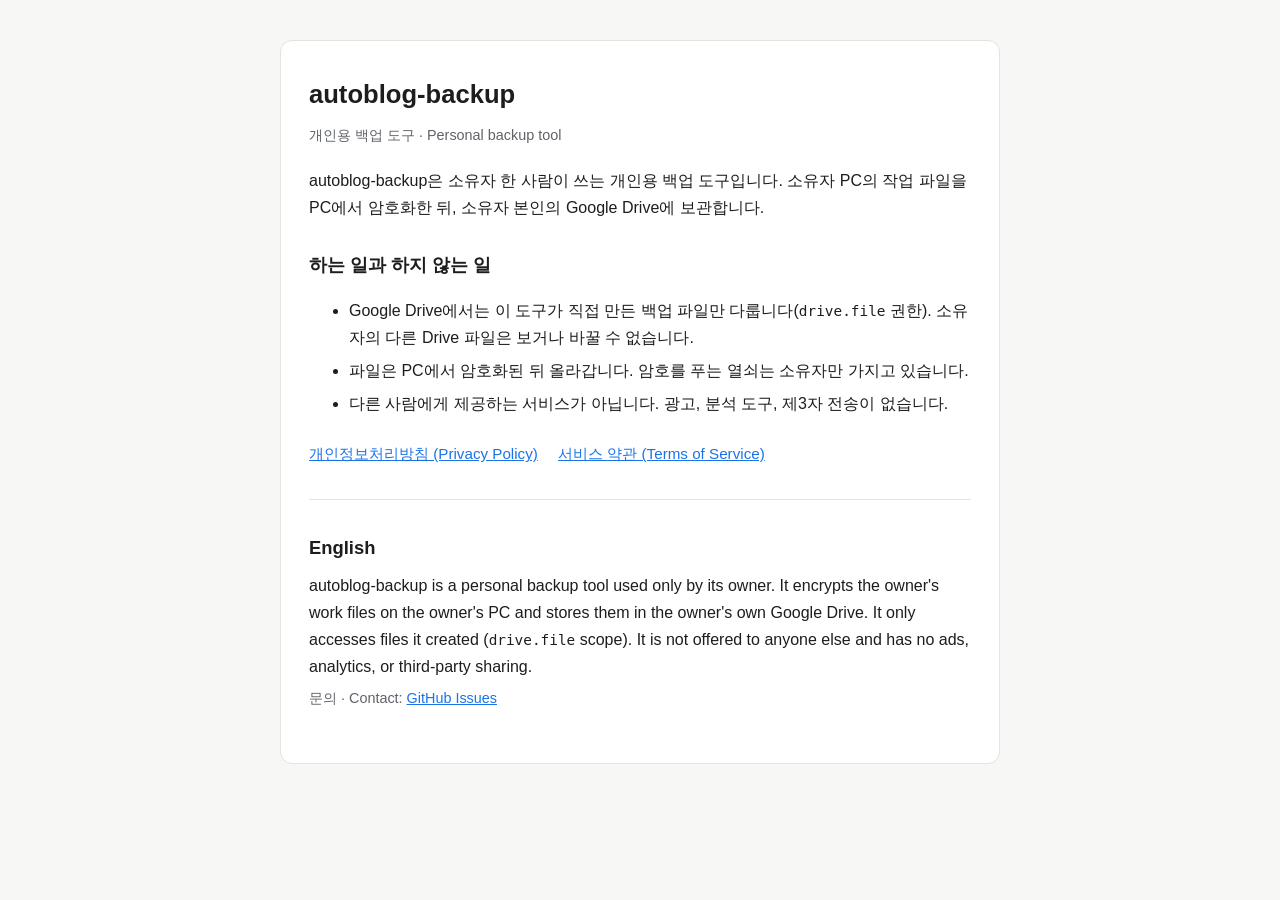
<file: index.html>
<!doctype html>
<html lang="ko">
<head>
<meta charset="utf-8">
<meta name="viewport" content="width=device-width, initial-scale=1">
<title>autoblog-backup</title>
<meta name="description" content="소유자 한 사람이 쓰는 개인용 암호화 백업 도구">
<link rel="stylesheet" href="style.css">
</head>
<body>
<main>
<h1>autoblog-backup</h1>
<p class="meta">개인용 백업 도구 · Personal backup tool</p>

<p>autoblog-backup은 소유자 한 사람이 쓰는 개인용 백업 도구입니다. 소유자 PC의 작업 파일을 PC에서 암호화한 뒤, 소유자 본인의 Google Drive에 보관합니다.</p>

<h2>하는 일과 하지 않는 일</h2>
<ul>
<li>Google Drive에서는 이 도구가 직접 만든 백업 파일만 다룹니다(<code>drive.file</code> 권한). 소유자의 다른 Drive 파일은 보거나 바꿀 수 없습니다.</li>
<li>파일은 PC에서 암호화된 뒤 올라갑니다. 암호를 푸는 열쇠는 소유자만 가지고 있습니다.</li>
<li>다른 사람에게 제공하는 서비스가 아닙니다. 광고, 분석 도구, 제3자 전송이 없습니다.</li>
</ul>

<nav>
<a href="privacy.html">개인정보처리방침 (Privacy Policy)</a>
<a href="terms.html">서비스 약관 (Terms of Service)</a>
</nav>

<hr>

<h2>English</h2>
<p>autoblog-backup is a personal backup tool used only by its owner. It encrypts the owner's work files on the owner's PC and stores them in the owner's own Google Drive. It only accesses files it created (<code>drive.file</code> scope). It is not offered to anyone else and has no ads, analytics, or third-party sharing.</p>

<p class="meta">문의 · Contact: <a href="https://github.com/whiterub/whiterub.github.io/issues">GitHub Issues</a></p>
</main>
</body>
</html>
</file>
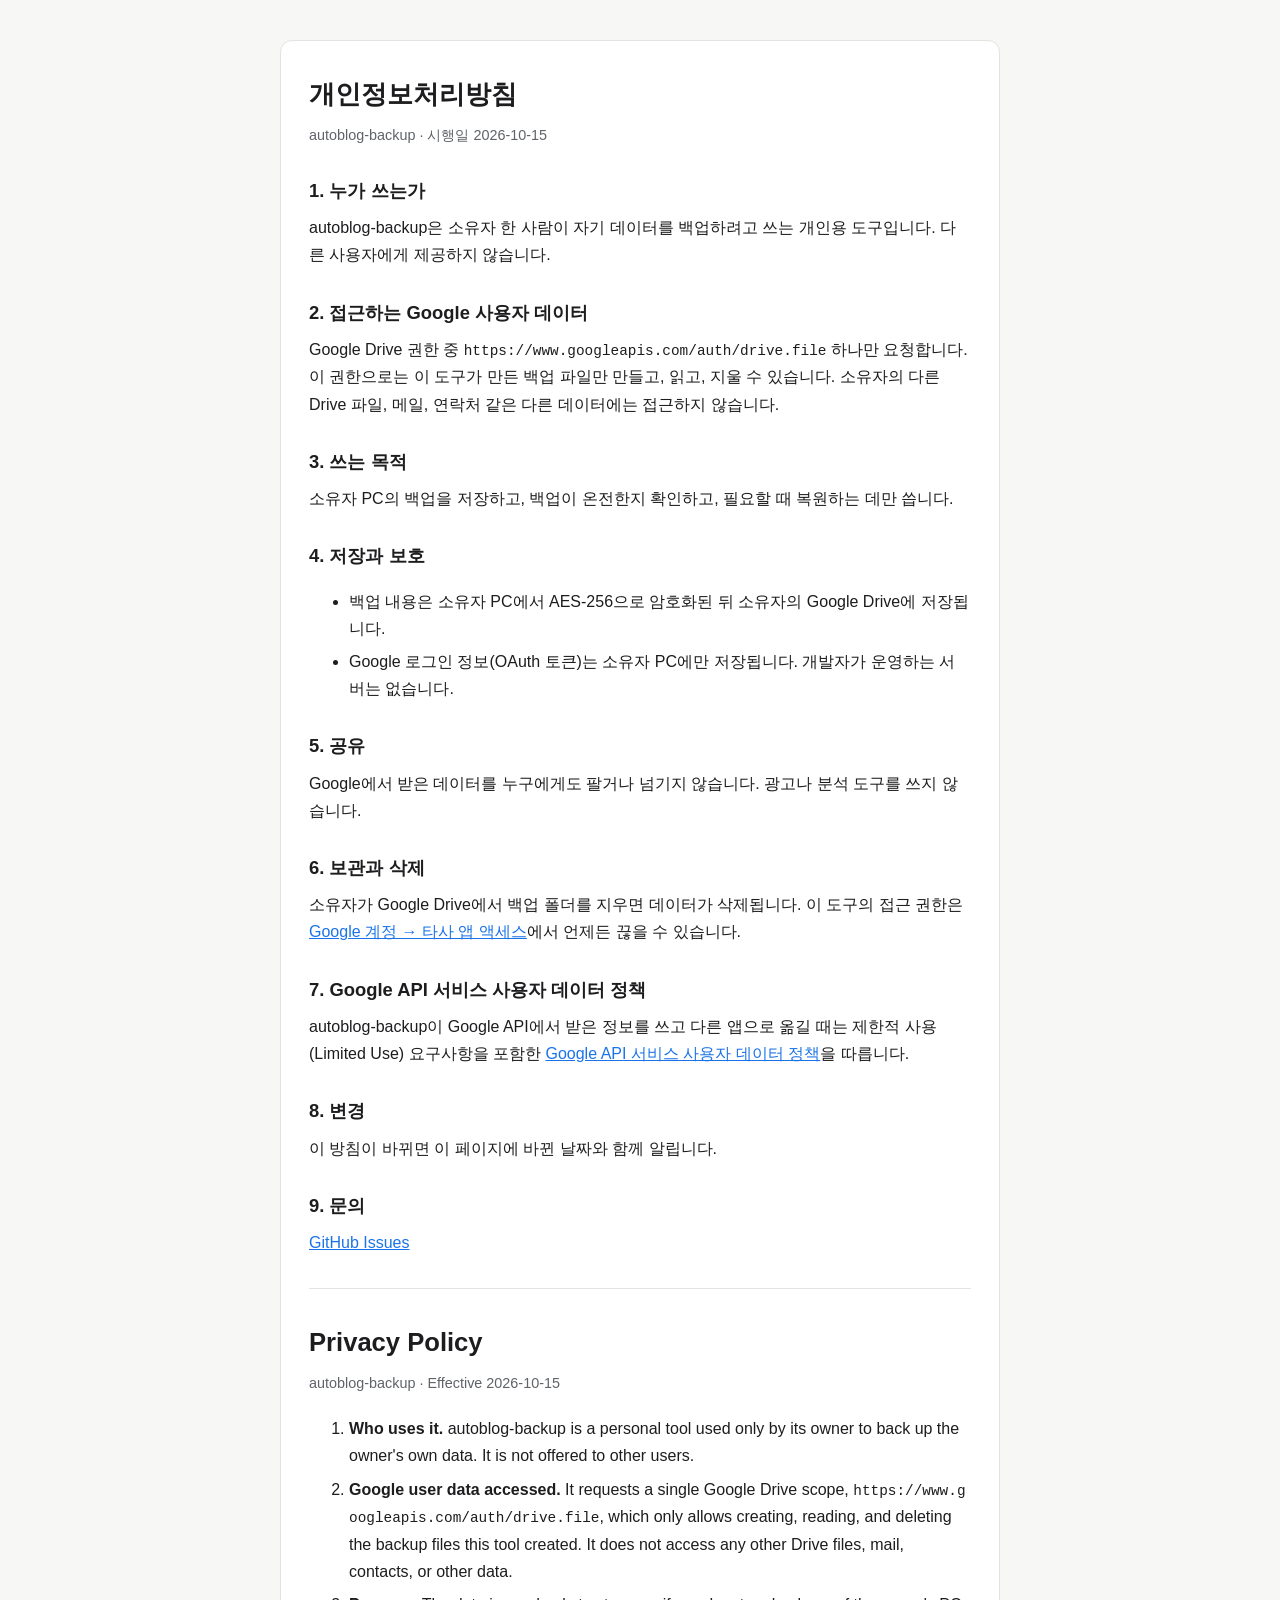
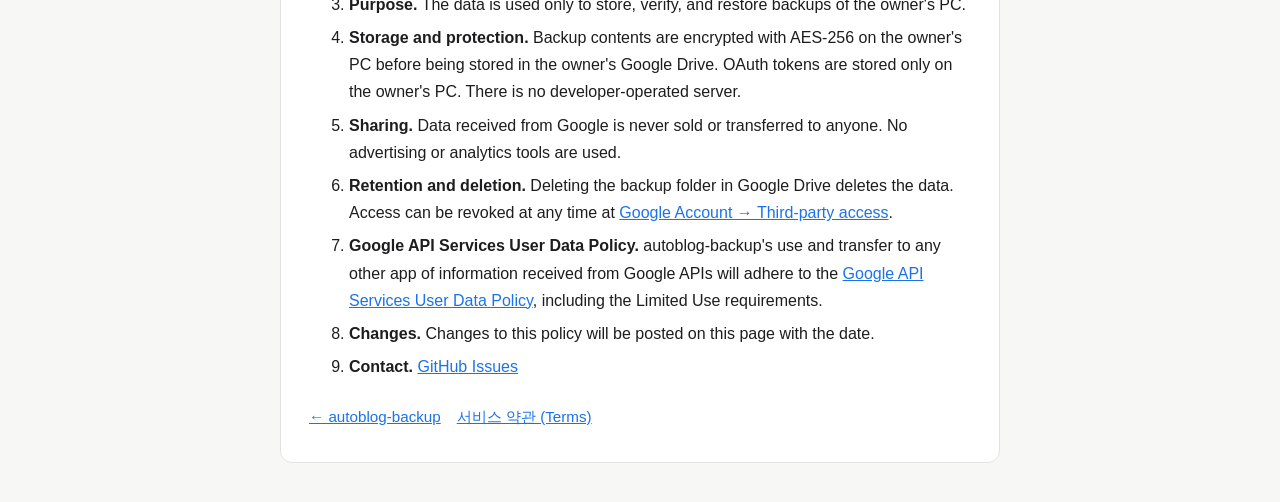
<file: privacy.html>
<!doctype html>
<html lang="ko">
<head>
<meta charset="utf-8">
<meta name="viewport" content="width=device-width, initial-scale=1">
<title>개인정보처리방침 · autoblog-backup</title>
<link rel="stylesheet" href="style.css">
</head>
<body>
<main>
<h1>개인정보처리방침</h1>
<p class="meta">autoblog-backup · 시행일 2026-10-15</p>

<h2>1. 누가 쓰는가</h2>
<p>autoblog-backup은 소유자 한 사람이 자기 데이터를 백업하려고 쓰는 개인용 도구입니다. 다른 사용자에게 제공하지 않습니다.</p>

<h2>2. 접근하는 Google 사용자 데이터</h2>
<p>Google Drive 권한 중 <code>https://www.googleapis.com/auth/drive.file</code> 하나만 요청합니다. 이 권한으로는 이 도구가 만든 백업 파일만 만들고, 읽고, 지울 수 있습니다. 소유자의 다른 Drive 파일, 메일, 연락처 같은 다른 데이터에는 접근하지 않습니다.</p>

<h2>3. 쓰는 목적</h2>
<p>소유자 PC의 백업을 저장하고, 백업이 온전한지 확인하고, 필요할 때 복원하는 데만 씁니다.</p>

<h2>4. 저장과 보호</h2>
<ul>
<li>백업 내용은 소유자 PC에서 AES-256으로 암호화된 뒤 소유자의 Google Drive에 저장됩니다.</li>
<li>Google 로그인 정보(OAuth 토큰)는 소유자 PC에만 저장됩니다. 개발자가 운영하는 서버는 없습니다.</li>
</ul>

<h2>5. 공유</h2>
<p>Google에서 받은 데이터를 누구에게도 팔거나 넘기지 않습니다. 광고나 분석 도구를 쓰지 않습니다.</p>

<h2>6. 보관과 삭제</h2>
<p>소유자가 Google Drive에서 백업 폴더를 지우면 데이터가 삭제됩니다. 이 도구의 접근 권한은 <a href="https://myaccount.google.com/permissions">Google 계정 → 타사 앱 액세스</a>에서 언제든 끊을 수 있습니다.</p>

<h2>7. Google API 서비스 사용자 데이터 정책</h2>
<p>autoblog-backup이 Google API에서 받은 정보를 쓰고 다른 앱으로 옮길 때는 제한적 사용(Limited Use) 요구사항을 포함한 <a href="https://developers.google.com/terms/api-services-user-data-policy">Google API 서비스 사용자 데이터 정책</a>을 따릅니다.</p>

<h2>8. 변경</h2>
<p>이 방침이 바뀌면 이 페이지에 바뀐 날짜와 함께 알립니다.</p>

<h2>9. 문의</h2>
<p><a href="https://github.com/whiterub/whiterub.github.io/issues">GitHub Issues</a></p>

<hr>

<h1>Privacy Policy</h1>
<p class="meta">autoblog-backup · Effective 2026-10-15</p>
<ol>
<li><strong>Who uses it.</strong> autoblog-backup is a personal tool used only by its owner to back up the owner's own data. It is not offered to other users.</li>
<li><strong>Google user data accessed.</strong> It requests a single Google Drive scope, <code>https://www.googleapis.com/auth/drive.file</code>, which only allows creating, reading, and deleting the backup files this tool created. It does not access any other Drive files, mail, contacts, or other data.</li>
<li><strong>Purpose.</strong> The data is used only to store, verify, and restore backups of the owner's PC.</li>
<li><strong>Storage and protection.</strong> Backup contents are encrypted with AES-256 on the owner's PC before being stored in the owner's Google Drive. OAuth tokens are stored only on the owner's PC. There is no developer-operated server.</li>
<li><strong>Sharing.</strong> Data received from Google is never sold or transferred to anyone. No advertising or analytics tools are used.</li>
<li><strong>Retention and deletion.</strong> Deleting the backup folder in Google Drive deletes the data. Access can be revoked at any time at <a href="https://myaccount.google.com/permissions">Google Account → Third-party access</a>.</li>
<li><strong>Google API Services User Data Policy.</strong> autoblog-backup's use and transfer to any other app of information received from Google APIs will adhere to the <a href="https://developers.google.com/terms/api-services-user-data-policy">Google API Services User Data Policy</a>, including the Limited Use requirements.</li>
<li><strong>Changes.</strong> Changes to this policy will be posted on this page with the date.</li>
<li><strong>Contact.</strong> <a href="https://github.com/whiterub/whiterub.github.io/issues">GitHub Issues</a></li>
</ol>

<nav><a href="index.html">← autoblog-backup</a><a href="terms.html">서비스 약관 (Terms)</a></nav>
</main>
</body>
</html>
</file>
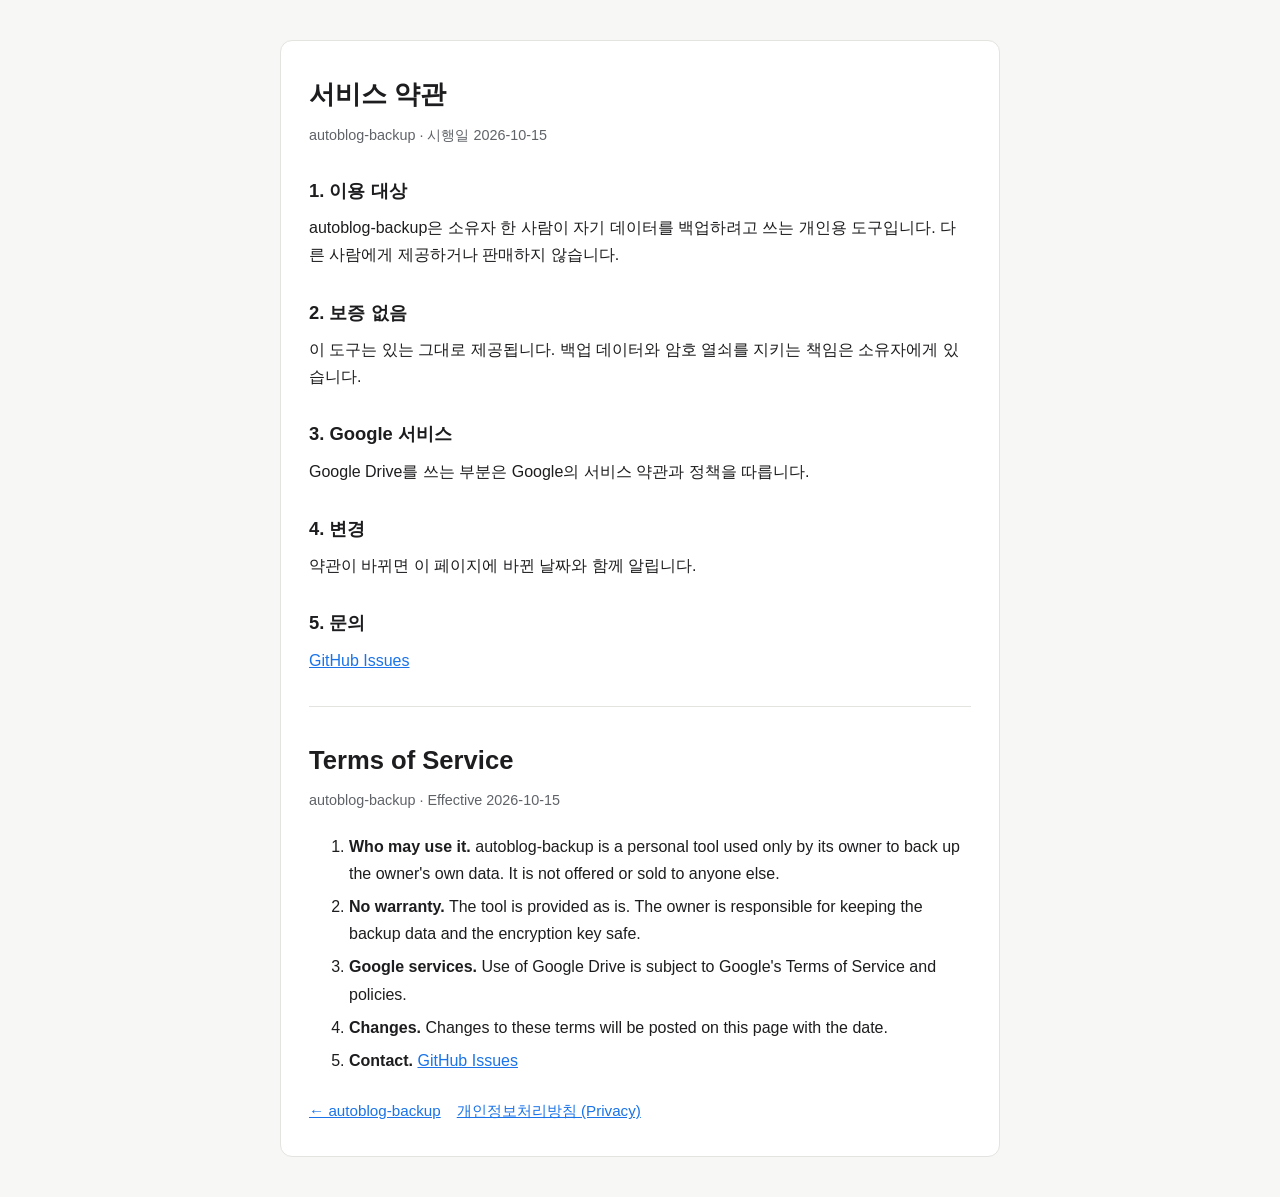
<file: terms.html>
<!doctype html>
<html lang="ko">
<head>
<meta charset="utf-8">
<meta name="viewport" content="width=device-width, initial-scale=1">
<title>서비스 약관 · autoblog-backup</title>
<link rel="stylesheet" href="style.css">
</head>
<body>
<main>
<h1>서비스 약관</h1>
<p class="meta">autoblog-backup · 시행일 2026-10-15</p>

<h2>1. 이용 대상</h2>
<p>autoblog-backup은 소유자 한 사람이 자기 데이터를 백업하려고 쓰는 개인용 도구입니다. 다른 사람에게 제공하거나 판매하지 않습니다.</p>

<h2>2. 보증 없음</h2>
<p>이 도구는 있는 그대로 제공됩니다. 백업 데이터와 암호 열쇠를 지키는 책임은 소유자에게 있습니다.</p>

<h2>3. Google 서비스</h2>
<p>Google Drive를 쓰는 부분은 Google의 서비스 약관과 정책을 따릅니다.</p>

<h2>4. 변경</h2>
<p>약관이 바뀌면 이 페이지에 바뀐 날짜와 함께 알립니다.</p>

<h2>5. 문의</h2>
<p><a href="https://github.com/whiterub/whiterub.github.io/issues">GitHub Issues</a></p>

<hr>

<h1>Terms of Service</h1>
<p class="meta">autoblog-backup · Effective 2026-10-15</p>
<ol>
<li><strong>Who may use it.</strong> autoblog-backup is a personal tool used only by its owner to back up the owner's own data. It is not offered or sold to anyone else.</li>
<li><strong>No warranty.</strong> The tool is provided as is. The owner is responsible for keeping the backup data and the encryption key safe.</li>
<li><strong>Google services.</strong> Use of Google Drive is subject to Google's Terms of Service and policies.</li>
<li><strong>Changes.</strong> Changes to these terms will be posted on this page with the date.</li>
<li><strong>Contact.</strong> <a href="https://github.com/whiterub/whiterub.github.io/issues">GitHub Issues</a></li>
</ol>

<nav><a href="index.html">← autoblog-backup</a><a href="privacy.html">개인정보처리방침 (Privacy)</a></nav>
</main>
</body>
</html>
</file>
<file: style.css>
:root {
  --bg: #f7f7f5;
  --card: #ffffff;
  --text: #1d1d1f;
  --muted: #5f6368;
  --line: #e3e3e0;
  --accent: #1a73e8;
}
@media (prefers-color-scheme: dark) {
  :root {
    --bg: #161617;
    --card: #1f1f21;
    --text: #ececec;
    --muted: #a0a4a8;
    --line: #333336;
    --accent: #8ab4f8;
  }
}
* { box-sizing: border-box; }
body {
  margin: 0;
  background: var(--bg);
  color: var(--text);
  font: 16px/1.7 -apple-system, BlinkMacSystemFont, "Segoe UI", "Apple SD Gothic Neo", "Malgun Gothic", sans-serif;
}
main {
  max-width: 720px;
  margin: 40px auto;
  padding: 32px 28px;
  background: var(--card);
  border: 1px solid var(--line);
  border-radius: 12px;
}
@media (max-width: 760px) {
  main { margin: 16px; padding: 24px 16px; }
}
h1 { font-size: 1.6rem; margin: 0 0 4px; }
h2 { font-size: 1.15rem; margin: 28px 0 8px; }
p, li { margin: 6px 0; }
.meta { color: var(--muted); font-size: 0.9rem; margin-bottom: 20px; }
a { color: var(--accent); }
code { font-size: 0.9em; word-break: break-all; }
hr { border: 0; border-top: 1px solid var(--line); margin: 32px 0; }
nav { font-size: 0.95rem; margin-top: 24px; }
nav a { margin-right: 16px; }
</file>
